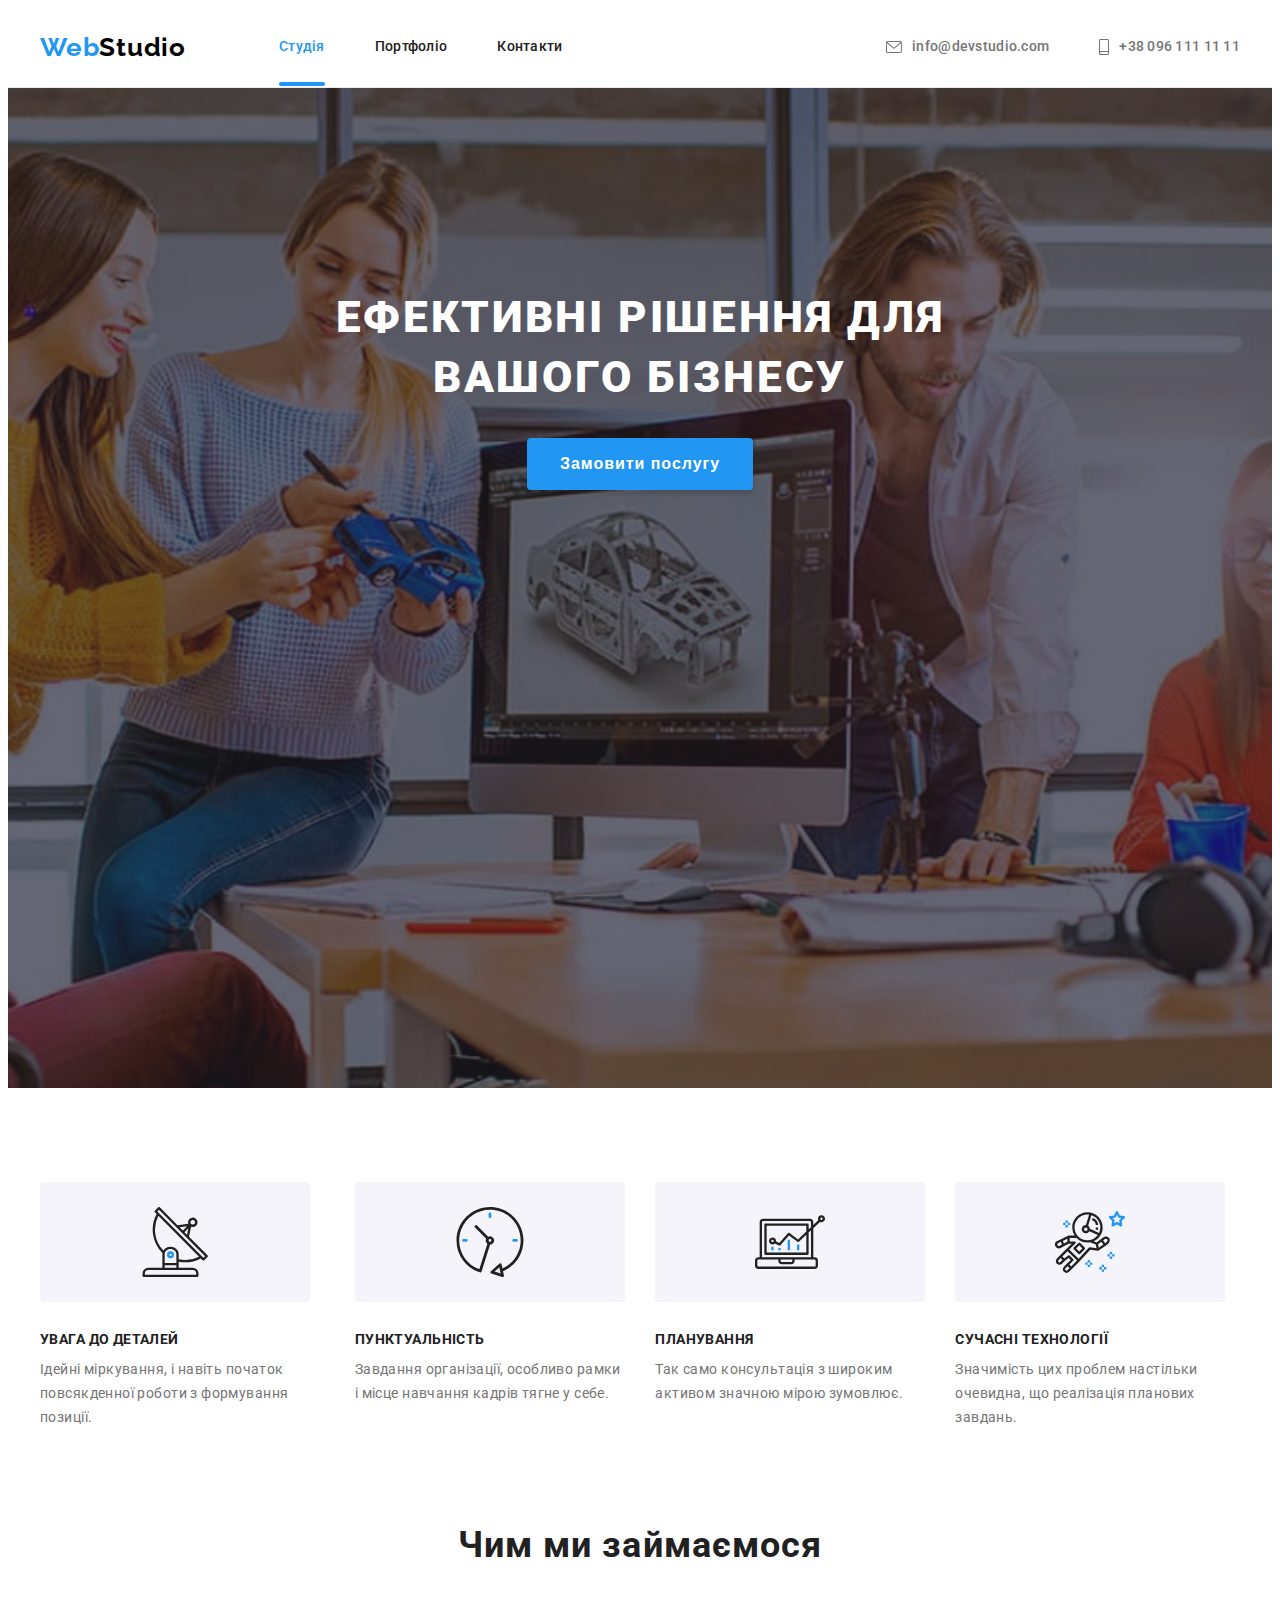
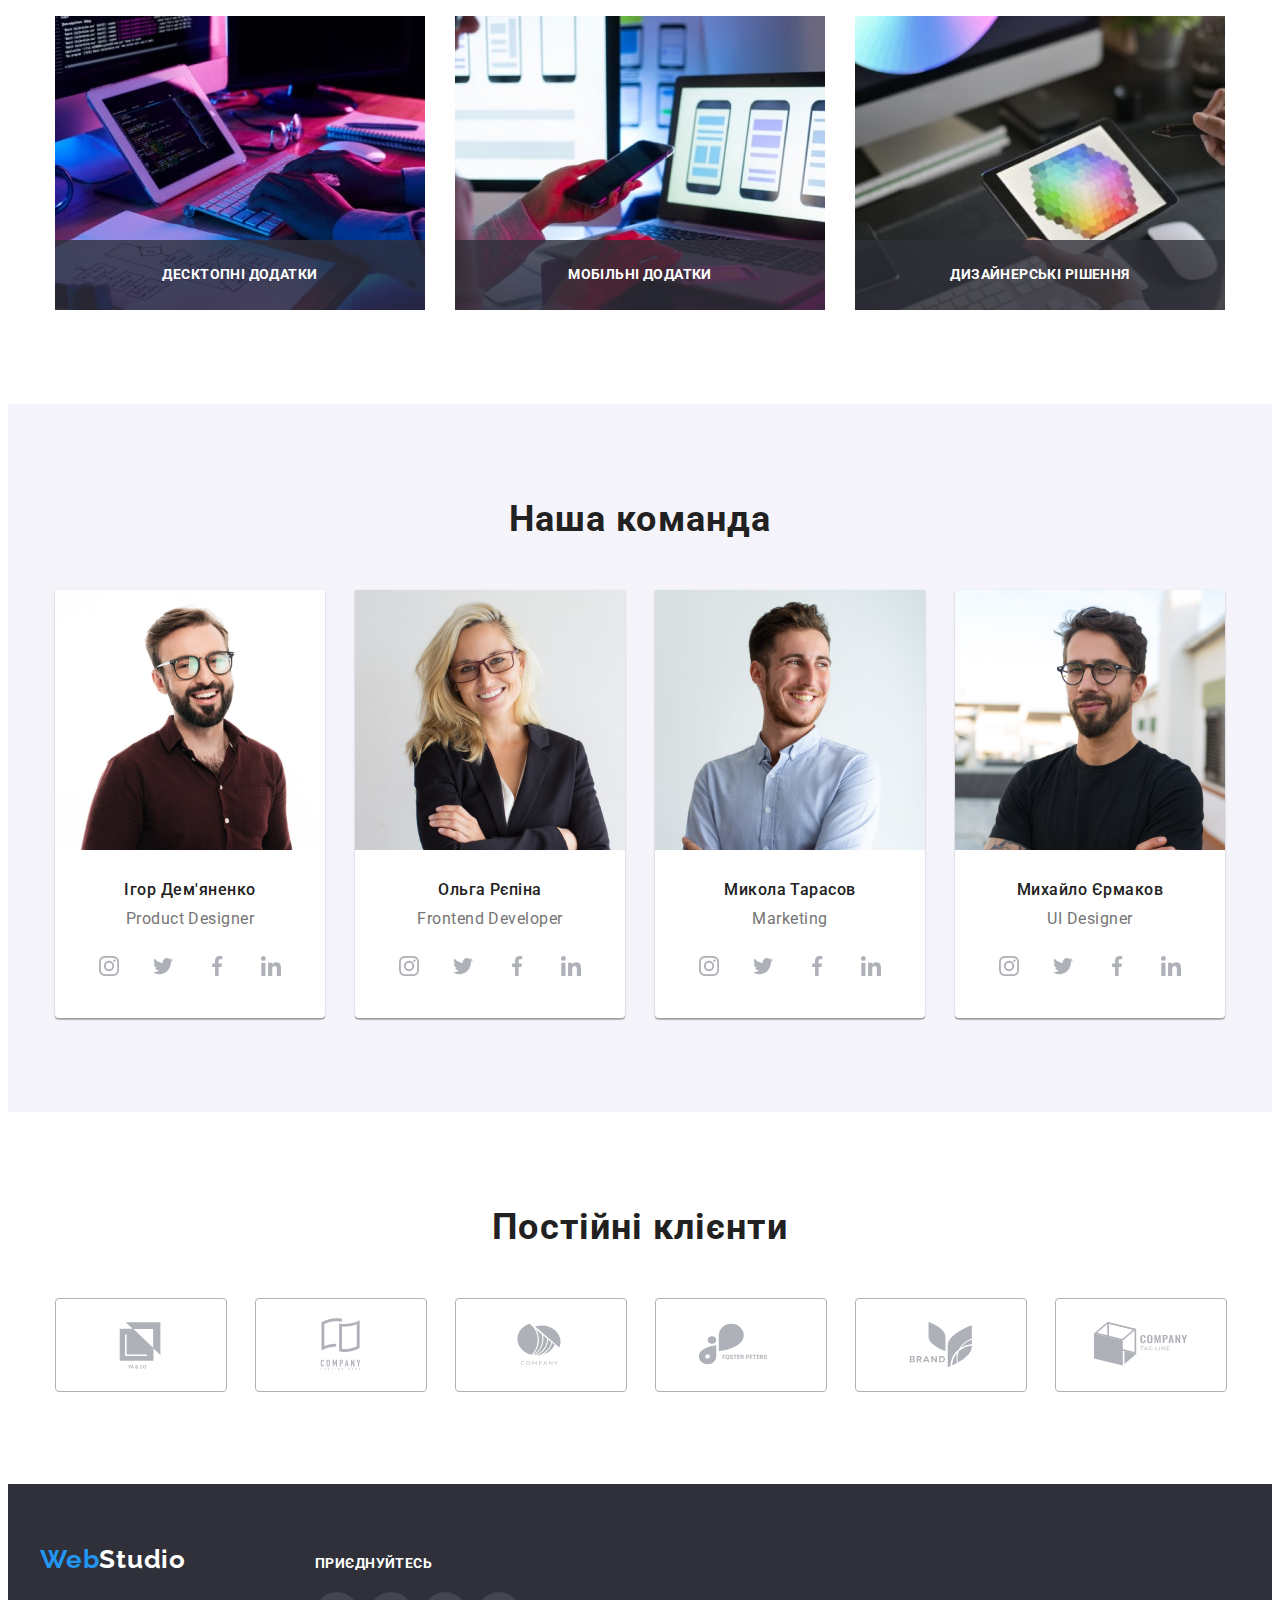
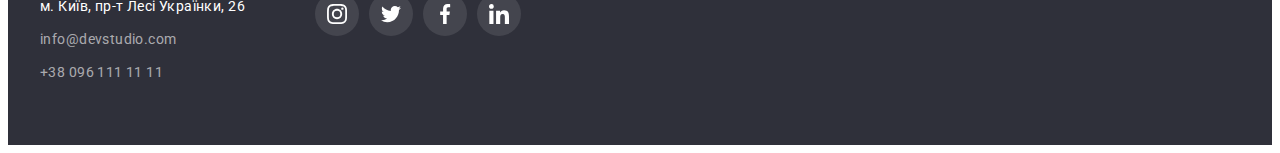
<file: index.html>
<!DOCTYPE html>
<html lang="uk">
  <head>
    <meta charset="UTF-8" />
    <meta http-equiv="X-UA-Compatible" content="IE=edge" />
    <meta name="viewport" content="width=device-width, initial-scale=1.0" />
    <title>Студія</title>

    <!-- fonts -->
    <link rel="preconnect" href="https://fonts.googleapis.com" />
    <link rel="preconnect" href="https://fonts.gstatic.com" crossorigin />
    <link
      href="https://fonts.googleapis.com/css2?family=Raleway:wght@700&family=Roboto:wght@400;500;700;900&display=swap"
      rel="stylesheet"
    />
    <!-- modern-normalize -->
    <link
      rel="stylesheet"
      href="https://cdnjs.cloudflare.com/ajax/libs/modern-normalize/1.1.0/modern-normalize.min.css"
      integrity="sha512-wpPYUAdjBVSE4KJnH1VR1HeZfpl1ub8YT/NKx4PuQ5NmX2tKuGu6U/JRp5y+Y8XG2tV+wKQpNHVUX03MfMFn9Q=="
      crossorigin="anonymous"
      referrerpolicy="no-referrer"
    />
    <!-- my stylesheet-->
    <link rel="stylesheet" href="./css/style.css" />
  </head>

  <body class="homepage">
    <header class="header">
      <div class="container header-container">
        <a class="link cite-logo header-logo" href="./index.html" rel="Студія" lang="en"
          ><span class="logo-accent">Web</span>Studio</a
        >
        <nav class="page-navigation">
          <ul class="page-navigation-list list">
            <li class="page-navigation-listitem">
              <a class="link navigation-link current" href="./index.html" rel="studio">Студія</a>
            </li>
            <li class="page-navigation-listitem">
              <a class="link navigation-link" href="./portfolio.html" rel="portfolio">Портфоліо</a>
            </li>
            <li class="page-navigation-listitem">
              <a class="link navigation-link" href="#" rel="contacts">Контакти</a>
            </li>
          </ul>
        </nav>

        <ul class="list header-contacts">
          <li class="header-contact-listitem">
            <a class="link header-contact-link" href="mailto:info@devstudio.com" rel="studio-mail">
              <svg class="icon icon--envelope">
                <use href="./images/icons.svg#icon-envelope"></use>
              </svg>
              <span>info@devstudio.com</span>
            </a>
          </li>
          <li class="header-contact-listitem">
            <a class="link header-contact-link" href="tel:+380961111111" rel="studio-phone-number"
              ><svg class="icon icon--smartphone">
                <use href="./images/icons.svg#icon-smartphone"></use>
              </svg>
              <span>+38 096 111 11 11</span></a
            >
          </li>
        </ul>
      </div>
    </header>

    <main>
      <section class="banner">
        <div class="container">
          <h1 class="banner__title main-title">Ефективні рішення для<br />вашого бізнесу</h1>
          <button class="banner__button button" type="button" data-modal-open>
            Замовити послугу
          </button>
        </div>
      </section>

      <section class="section peculiarities">
        <div class="container">
          <h2 class="peculiarities-title section-title visually-hidden">Особливості</h2>
          <ul class="list peculiarities-cards">
            <li class="peculiarity-card">
              <div class="peculiarity-card__thumb">
                <svg class="icon peculiarity-card__icon">
                  <use href="./images/icons.svg#icon-antenna"></use>
                </svg>
              </div>
              <h3 class="peculiarity-card-title">УВАГА ДО ДЕТАЛЕЙ</h3>
              <p>Ідейні міркування, і навіть початок повсякденної роботи з формування позиції.</p>
            </li>
            <li class="peculiarity-card">
              <div class="peculiarity-card__thumb">
                <svg class="icon peculiarity-card__icon">
                  <use href="./images/icons.svg#icon-clock"></use>
                </svg>
              </div>
              <h3 class="peculiarity-card-title">ПУНКТУАЛЬНІСТЬ</h3>
              <p>Завдання організації, особливо рамки і місце навчання кадрів тягне у себе.</p>
            </li>
            <li class="peculiarity-card">
              <div class="peculiarity-card__thumb">
                <svg class="icon peculiarity-card__icon">
                  <use href="./images/icons.svg#icon-diagram-on-laptop-screen"></use>
                </svg>
              </div>
              <h3 class="peculiarity-card-title">ПЛАНУВАННЯ</h3>
              <p>Так само консультація з широким активом значною мірою зумовлює.</p>
            </li>
            <li class="peculiarity-card">
              <div class="peculiarity-card__thumb">
                <svg class="icon peculiarity-card__icon">
                  <use href="./images/icons.svg#icon-astronaut"></use>
                </svg>
              </div>
              <h3 class="peculiarity-card-title">СУЧАСНІ ТЕХНОЛОГІЇ</h3>
              <p>Значимість цих проблем настільки очевидна, що реалізація планових завдань.</p>
            </li>
          </ul>
        </div>
      </section>

      <section class="section proficiencies">
        <div class="container">
          <h2 class="proficiencies-title section-title">Чим ми займаємося</h2>
          <ul class="list proficiencies-cards">
            <li class="proficiencies-card">
              <img
                alt="coding"
                width="370"
                src="./images/proficiencies/proficiency-first-min.jpg"
              />
              <p class="proficiencies-card-text">Десктопні додатки</p>
            </li>
            <li class="proficiencies-card">
              <img
                alt="user interface design"
                width="370"
                src="./images/proficiencies/proficiency-second-min.jpg"
              />
              <p class="proficiencies-card-text">Мобільні додатки</p>
            </li>
            <li class="proficiencies-card">
              <img
                alt="styling"
                width="370"
                src="./images/proficiencies/proficiency-third-min.jpg"
              />
              <p class="proficiencies-card-text">Дизайнерські рішення</p>
            </li>
          </ul>
        </div>
      </section>

      <section class="section team">
        <div class="container">
          <h2 class="team-title section-title">Наша команда</h2>
          <ul class="list team-cards">
            <li class="team-card">
              <img
                class="team-image"
                alt="Product Designer"
                width="270"
                src="./images/team/team-product-designer-min.jpg"
              />
              <div class="team-card-info">
                <h3 class="teamcard-name">Ігор Дем'яненко</h3>
                <p class="teamcard-job" lang="en">Product Designer</p>
                <ul class="social-network-contacts list">
                  <li class="social-network-contact">
                    <a
                      class="social-network-contact__link link"
                      href="#"
                      aria-label="Інстаграм профіль"
                      ><svg class="icon social-network-contact__icon" width="20" height="20">
                        <use
                          href="./images/icons.svg#icon-instagram"
                          width="100%"
                          height="100%"
                        ></use></svg
                    ></a>
                  </li>
                  <li class="social-network-contact">
                    <a
                      class="social-network-contact__link link"
                      href="#"
                      aria-label="Твіттер профіль"
                      ><svg class="icon social-network-contact__icon" width="20" height="20">
                        <use
                          href="./images/icons.svg#icon-twitter"
                          width="100%"
                          height="100%"
                        ></use></svg
                    ></a>
                  </li>
                  <li class="social-network-contact">
                    <a
                      class="social-network-contact__link link"
                      href="#"
                      aria-label="Фейсбук профіль"
                      ><svg class="icon social-network-contact__icon" width="20" height="20">
                        <use
                          href="./images/icons.svg#icon-facebook"
                          width="100%"
                          height="100%"
                        ></use></svg
                    ></a>
                  </li>
                  <li class="social-network-contact">
                    <a
                      class="social-network-contact__link link"
                      href="#"
                      aria-label="Лінкедін профіль"
                      ><svg class="icon social-network-contact__icon" width="20" height="20">
                        <use
                          href="./images/icons.svg#icon-linkedin"
                          width="100%"
                          height="100%"
                        ></use></svg
                    ></a>
                  </li>
                </ul>
              </div>
            </li>
            <li class="team-card">
              <img
                class="team-image"
                alt="Frontend Developer"
                width="270"
                src="./images/team/team-frontend-developer-min.jpg"
              />
              <div class="team-card-info">
                <h3 class="teamcard-name">Ольга Рєпіна</h3>
                <p class="teamcard-job" lang="en">Frontend Developer</p>
                <ul class="social-network-contacts list">
                  <li class="social-network-contact">
                    <a
                      class="social-network-contact__link link"
                      href="#"
                      aria-label="Інстаграм профіль"
                      ><svg class="icon social-network-contact__icon" width="20" height="20">
                        <use
                          href="./images/icons.svg#icon-instagram"
                          width="100%"
                          height="100%"
                        ></use></svg
                    ></a>
                  </li>
                  <li class="social-network-contact">
                    <a
                      class="social-network-contact__link link"
                      href="#"
                      aria-label="Твіттер профіль"
                      ><svg class="icon social-network-contact__icon" width="20" height="20">
                        <use
                          href="./images/icons.svg#icon-twitter"
                          width="100%"
                          height="100%"
                        ></use></svg
                    ></a>
                  </li>
                  <li class="social-network-contact">
                    <a
                      class="social-network-contact__link link"
                      href="#"
                      aria-label="Фейсбук профіль"
                      ><svg class="icon social-network-contact__icon" width="20" height="20">
                        <use
                          href="./images/icons.svg#icon-facebook"
                          width="100%"
                          height="100%"
                        ></use></svg
                    ></a>
                  </li>
                  <li class="social-network-contact">
                    <a
                      class="social-network-contact__link link"
                      href="#"
                      aria-label="Лінкедін профіль"
                      ><svg class="icon social-network-contact__icon" width="20" height="20">
                        <use
                          href="./images/icons.svg#icon-linkedin"
                          width="100%"
                          height="100%"
                        ></use></svg
                    ></a>
                  </li>
                </ul>
              </div>
            </li>
            <li class="team-card">
              <img
                class="team-image"
                alt="Marketing"
                width="270"
                src="./images/team/team-marketing-min.jpg"
              />
              <div class="team-card-info">
                <h3 class="teamcard-name">Микола Тарасов</h3>
                <p class="teamcard-job" lang="en">Marketing</p>
                <ul class="social-network-contacts list">
                  <li class="social-network-contact">
                    <a
                      class="social-network-contact__link link"
                      href="#"
                      aria-label="Інстаграм профіль"
                      ><svg class="icon social-network-contact__icon" width="20" height="20">
                        <use
                          href="./images/icons.svg#icon-instagram"
                          width="100%"
                          height="100%"
                        ></use></svg
                    ></a>
                  </li>
                  <li class="social-network-contact">
                    <a
                      class="social-network-contact__link link"
                      href="#"
                      aria-label="Твіттер профіль"
                      ><svg class="icon social-network-contact__icon" width="20" height="20">
                        <use
                          href="./images/icons.svg#icon-twitter"
                          width="100%"
                          height="100%"
                        ></use></svg
                    ></a>
                  </li>
                  <li class="social-network-contact">
                    <a
                      class="social-network-contact__link link"
                      href="#"
                      aria-label="Фейсбук профіль"
                      ><svg class="icon social-network-contact__icon" width="20" height="20">
                        <use
                          href="./images/icons.svg#icon-facebook"
                          width="100%"
                          height="100%"
                        ></use></svg
                    ></a>
                  </li>
                  <li class="social-network-contact">
                    <a
                      class="social-network-contact__link link"
                      href="#"
                      aria-label="Лінкедін профіль"
                      ><svg class="icon social-network-contact__icon" width="20" height="20">
                        <use
                          href="./images/icons.svg#icon-linkedin"
                          width="100%"
                          height="100%"
                        ></use></svg
                    ></a>
                  </li>
                </ul>
              </div>
            </li>
            <li class="team-card">
              <img
                class="team-image"
                alt="UI Designer"
                width="270"
                src="./images/team/team-ui-designer-min.jpg"
              />
              <div class="team-card-info">
                <h3 class="teamcard-name">Михайло Єрмаков</h3>
                <p class="teamcard-job" lang="en">UI Designer</p>
                <ul class="social-network-contacts list">
                  <li class="social-network-contact">
                    <a
                      class="social-network-contact__link link"
                      href="#"
                      aria-label="Інстаграм профіль"
                      ><svg class="icon social-network-contact__icon" width="20" height="20">
                        <use
                          href="./images/icons.svg#icon-instagram"
                          width="100%"
                          height="100%"
                        ></use></svg
                    ></a>
                  </li>
                  <li class="social-network-contact">
                    <a
                      class="social-network-contact__link link"
                      href="#"
                      aria-label="Твіттер профіль"
                      ><svg class="icon social-network-contact__icon" width="20" height="20">
                        <use
                          href="./images/icons.svg#icon-twitter"
                          width="100%"
                          height="100%"
                        ></use></svg
                    ></a>
                  </li>
                  <li class="social-network-contact">
                    <a
                      class="social-network-contact__link link"
                      href="#"
                      aria-label="Фейсбук профіль"
                      ><svg class="icon social-network-contact__icon" width="20" height="20">
                        <use
                          href="./images/icons.svg#icon-facebook"
                          width="100%"
                          height="100%"
                        ></use></svg
                    ></a>
                  </li>
                  <li class="social-network-contact">
                    <a
                      class="social-network-contact__link link"
                      href="#"
                      aria-label="Лінкедін профіль"
                      ><svg class="icon social-network-contact__icon" width="20" height="20">
                        <use
                          href="./images/icons.svg#icon-linkedin"
                          width="100%"
                          height="100%"
                        ></use></svg
                    ></a>
                  </li>
                </ul>
              </div>
            </li>
          </ul>
        </div>
      </section>

      <section class="regular-customers section">
        <div class="container">
          <h2 class="regular-customers__title section-title">Постійні клієнти</h2>
          <ul class="regular-customers__list list">
            <li class="regular-customers__listitem">
              <a class="regular-customers__link" href="#" aria-label="Перший клієнт">
                <svg class="regular-customers__icon icon" width="106" height="60">
                  <use href="./images/icons.svg#icon-first-customer"></use>
                </svg>
              </a>
            </li>
            <li class="regular-customers__listitem">
              <a class="regular-customers__link" href="#" aria-label="Перший клієнт">
                <svg class="regular-customers__icon icon" width="106" height="60">
                  <use href="./images/icons.svg#icon-second-customer"></use>
                </svg>
              </a>
            </li>
            <li class="regular-customers__listitem">
              <a class="regular-customers__link" href="#" aria-label="Перший клієнт">
                <svg class="regular-customers__icon icon" width="106" height="60">
                  <use href="./images/icons.svg#icon-third-customer"></use>
                </svg>
              </a>
            </li>
            <li class="regular-customers__listitem">
              <a class="regular-customers__link" href="#" aria-label="Перший клієнт">
                <svg class="regular-customers__icon icon" width="106" height="60">
                  <use href="./images/icons.svg#icon-fourth-customer"></use>
                </svg>
              </a>
            </li>
            <li class="regular-customers__listitem">
              <a class="regular-customers__link" href="#" aria-label="Перший клієнт">
                <svg class="regular-customers__icon icon" width="106" height="60">
                  <use href="./images/icons.svg#icon-fifth-customer"></use>
                </svg>
              </a>
            </li>
            <li class="regular-customers__listitem">
              <a class="regular-customers__link" href="#" aria-label="Перший клієнт">
                <svg class="regular-customers__icon icon" width="106" height="60">
                  <use href="./images/icons.svg#icon-sixth-customer"></use>
                </svg>
              </a>
            </li>
          </ul>
        </div>
      </section>
    </main>

    <footer class="footer">
      <div class="container footer__container">
        <section class="footer__logo-and-address">
          <h3 class="visually-hidden">Логотип та адреса</h3>
          <a class="link cite-logo footer-logo" href="./index.html" rel="Студія" lang="en"
            ><span class="logo-accent">Web</span>Studio</a
          >
          <address class="footer-address">
            <ul class="list footer-address-list">
              <li class="footer-address-listitem">
                <a
                  class="link footer-location"
                  href="https://goo.gl/maps/gvpNCCm3hSawrAU8A"
                  rel="studio-address-google-maps"
                  target="_blank"
                  >м. Київ, пр-т Лесі Українки, 26</a
                >
              </li>
              <li class="footer-address-listitem">
                <a
                  class="link footer-email"
                  href="mailto:info@devstudio.com"
                  rel="studio-mail"
                  target="_blank"
                  >info@devstudio.com</a
                >
              </li>
              <li class="footer-address-listitem">
                <a
                  class="link footer-phonenumber"
                  href="tel:+380961111111"
                  rel="studio-phone-number"
                  target="_blank"
                >
                  +38 096 111 11 11
                </a>
              </li>
            </ul>
          </address>
        </section>
        <section class="footer__social">
          <h3 class="social-title">Приєднуйтесь</h3>
          <ul class="social-network-contacts list">
            <li class="social-network-contact">
              <a
                class="social-network-contact__link social-network-contact__link--footer link"
                href="#"
                aria-label="Інстаграм профіль"
                ><svg class="icon social-network-contact__icon" width="20" height="20">
                  <use
                    href="./images/icons.svg#icon-instagram"
                    width="100%"
                    height="100%"
                  ></use></svg
              ></a>
            </li>
            <li class="social-network-contact">
              <a
                class="social-network-contact__link social-network-contact__link--footer link"
                href="#"
                aria-label="Твіттер профіль"
                ><svg class="icon social-network-contact__icon" width="20" height="20">
                  <use href="./images/icons.svg#icon-twitter" width="100%" height="100%"></use></svg
              ></a>
            </li>
            <li class="social-network-contact">
              <a
                class="social-network-contact__link social-network-contact__link--footer link"
                href="#"
                aria-label="Фейсбук профіль"
                ><svg class="icon social-network-contact__icon" width="20" height="20">
                  <use
                    href="./images/icons.svg#icon-facebook"
                    width="100%"
                    height="100%"
                  ></use></svg
              ></a>
            </li>
            <li class="social-network-contact">
              <a
                class="social-network-contact__link social-network-contact__link--footer link"
                href="#"
                aria-label="Лінкедін профіль"
                ><svg class="icon social-network-contact__icon" width="20" height="20">
                  <use
                    href="./images/icons.svg#icon-linkedin"
                    width="100%"
                    height="100%"
                  ></use></svg
              ></a>
            </li>
          </ul>
        </section>
      </div>
    </footer>

    <div class="modal is-hidden" data-modal>
      <div class="modal__window">
        <button class="modal__close-button button" type="button">
          <svg class="modal__close-icon" width="18" height="18" data-modal-close>
            <use href="./images/icons.svg#icon-close"></use>
          </svg>
        </button>
      </div>
    </div>
    <script src="./js/modal.js"></script>
  </body>
</html>
</file>
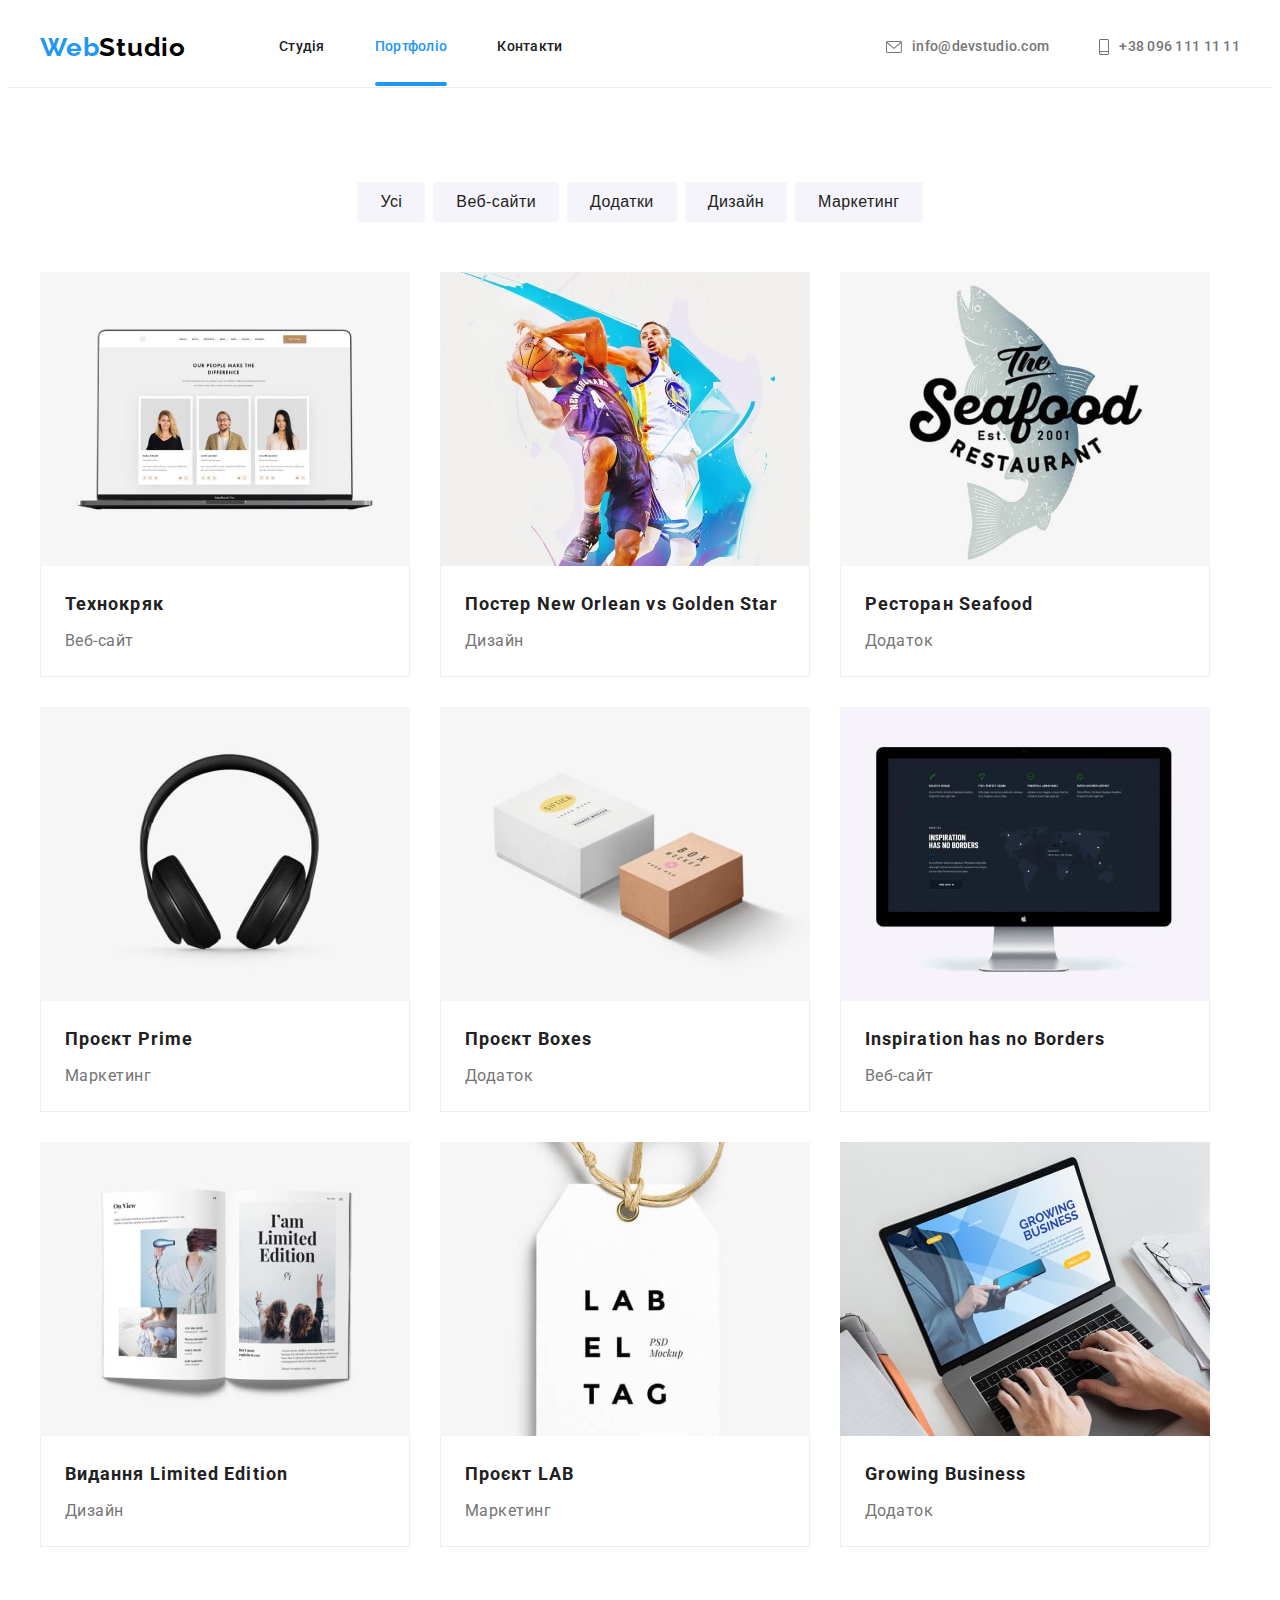
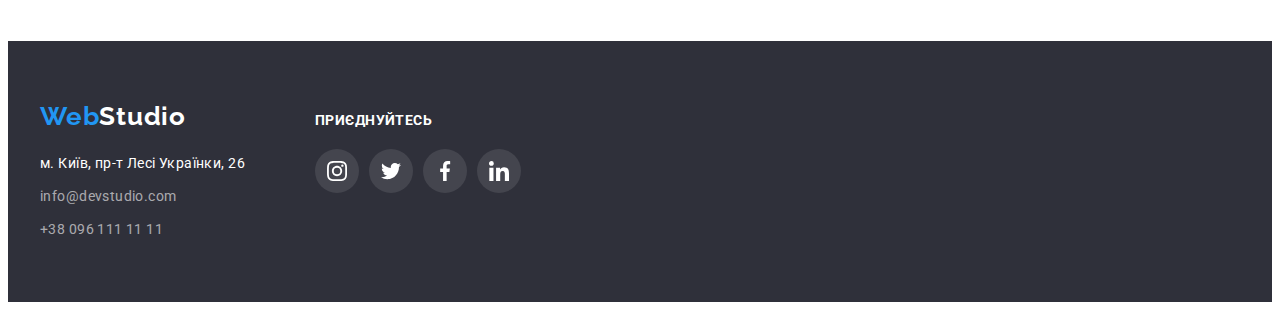
<file: portfolio.html>
<!DOCTYPE html>
<html lang="uk">
  <head>
    <meta charset="UTF-8" />
    <meta http-equiv="X-UA-Compatible" content="IE=edge" />
    <meta name="viewport" content="width=device-width, initial-scale=1.0" />
    <title>Портфоліо</title>

    <!-- fonts -->
    <link rel="preconnect" href="https://fonts.googleapis.com" />
    <link rel="preconnect" href="https://fonts.gstatic.com" crossorigin />
    <link
      href="https://fonts.googleapis.com/css2?family=Raleway:wght@700&family=Roboto:wght@400;500;700;900&display=swap"
      rel="stylesheet"
    />
    <!-- modern-normalize -->
    <link
      rel="stylesheet"
      href="https://cdnjs.cloudflare.com/ajax/libs/modern-normalize/1.1.0/modern-normalize.min.css"
      integrity="sha512-wpPYUAdjBVSE4KJnH1VR1HeZfpl1ub8YT/NKx4PuQ5NmX2tKuGu6U/JRp5y+Y8XG2tV+wKQpNHVUX03MfMFn9Q=="
      crossorigin="anonymous"
      referrerpolicy="no-referrer"
    />
    <!-- my stylesheet-->
    <link rel="stylesheet" href="./css/style.css" />
  </head>

  <body class="portfolio">
    <header class="header">
      <div class="container header-container">
        <a class="link cite-logo header-logo" href="./index.html" rel="Студія" lang="en"
          ><span class="logo-accent">Web</span>Studio</a
        >
        <nav class="page-navigation">
          <ul class="page-navigation-list list">
            <li class="page-navigation-listitem">
              <a class="link navigation-link" href="./index.html" rel="studio">Студія</a>
            </li>
            <li class="page-navigation-listitem">
              <a class="link navigation-link current" href="./portfolio.html" rel="portfolio"
                >Портфоліо</a
              >
            </li>
            <li class="page-navigation-listitem">
              <a class="link navigation-link" href="#" rel="contacts">Контакти</a>
            </li>
          </ul>
        </nav>

        <ul class="list header-contacts">
          <li class="header-contact-listitem">
            <a class="link header-contact-link" href="mailto:info@devstudio.com" rel="studio-mail">
              <svg class="icon icon--envelope">
                <use href="./images/icons.svg#icon-envelope"></use>
              </svg>
              <span>info@devstudio.com</span>
            </a>
          </li>
          <li class="header-contact-listitem">
            <a class="link header-contact-link" href="tel:+380961111111" rel="studio-phone-number"
              ><svg class="icon icon--smartphone">
                <use href="./images/icons.svg#icon-smartphone"></use>
              </svg>
              <span>+38 096 111 11 11</span></a
            >
          </li>
        </ul>
      </div>
    </header>

    <main>
      <!-- Section contains list of studio`s projects with filter pannel-->
      <section class="section">
        <div class="container">
          <h1 class="section-title visually-hidden">Проекти</h1>

          <!-- filter pannel-->
          <ul class="list filters">
            <li class="filter">
              <button class="button filter-button" type="button">Усі</button>
            </li>
            <li class="filter">
              <button class="button filter-button" type="button">Веб-сайти</button>
            </li>
            <li class="filter">
              <button class="button filter-button" type="button">Додатки</button>
            </li>
            <li class="filter">
              <button class="button filter-button" type="button">Дизайн</button>
            </li>
            <li class="filter">
              <button class="button filter-button" type="button">Маркетинг</button>
            </li>
          </ul>

          <!-- list of studio's projects-->
          <ul class="list projects">
            <li class="project">
              <a href="#" class="link project-imageref">
                <img
                  class="project-image"
                  src="./images/projects/project-technokrjack-min.jpg"
                  alt="Технокряк"
                  width="370"
                />
                <div class="project-info">
                  <h2 class="project-title">Технокряк</h2>
                  <p class="project-type">Веб-сайт</p>
                </div>
                <p class="project-description">
                  Ресурс пропонує комплексні пропозиції з різним рівнем функціоналу та сервісів. Все
                  це дозволить відвідувачу отримати вичерпні відомості про компанію чи приватну
                  особу.
                </p>
              </a>
            </li>

            <li class="project">
              <a href="#" class="link project-imageref">
                <img
                  class="project-image"
                  src="./images/projects/project-new-orlean-min.jpg"
                  alt="Постер New Orlean vs Golden Star"
                  width="370"
                />
                <div class="project-info">
                  <h2 class="project-title" lang="en">Постер New Orlean vs Golden Star</h2>
                  <p class="project-type">Дизайн</p>
                </div>
                <p class="project-description">
                  Ресурс пропонує комплексні пропозиції з різним рівнем функціоналу та сервісів. Все
                  це дозволить відвідувачу отримати вичерпні відомості про компанію чи приватну
                  особу.
                </p>
              </a>
            </li>

            <li class="project">
              <a href="#" class="link project-imageref">
                <img
                  class="project-image"
                  src="./images/projects/project-seafood-min.jpg"
                  alt="Ресторан Seafood"
                  width="370"
                />
                <div class="project-info">
                  <h2 class="project-title">Ресторан Seafood</h2>
                  <p class="project-type">Додаток</p>
                </div>
                <p class="project-description">
                  Ресурс пропонує комплексні пропозиції з різним рівнем функціоналу та сервісів. Все
                  це дозволить відвідувачу отримати вичерпні відомості про компанію чи приватну
                  особу.
                </p>
              </a>
            </li>

            <li class="project">
              <a href="#" class="link project-imageref">
                <img
                  class="project-image"
                  src="./images/projects/project-prime-min.jpg"
                  alt="Проєкт Prime"
                  width="370"
                />
                <div class="project-info">
                  <h2 class="project-title">Проєкт Prime</h2>
                  <p class="project-type">Маркетинг</p>
                </div>
                <p class="project-description">
                  Ресурс пропонує комплексні пропозиції з різним рівнем функціоналу та сервісів. Все
                  це дозволить відвідувачу отримати вичерпні відомості про компанію чи приватну
                  особу.
                </p>
              </a>
            </li>

            <li class="project">
              <a href="#" class="link project-imageref">
                <img
                  class="project-image"
                  src="./images/projects/project-boxes-min.jpg"
                  alt="Проєкт Boxes"
                  width="370"
                />
                <div class="project-info">
                  <h2 class="project-title">Проєкт Boxes</h2>
                  <p class="project-type">Додаток</p>
                </div>
                <p class="project-description">
                  Ресурс пропонує комплексні пропозиції з різним рівнем функціоналу та сервісів. Все
                  це дозволить відвідувачу отримати вичерпні відомості про компанію чи приватну
                  особу.
                </p>
              </a>
            </li>

            <li class="project">
              <a href="#" class="link project-imageref">
                <img
                  class="project-image"
                  src="./images/projects/project-inspiration-min.jpg"
                  alt="Inspiration has no Borders"
                  width="370"
                />
                <div class="project-info">
                  <h2 class="project-title" lang="en">Inspiration has no Borders</h2>
                  <p class="project-type">Веб-сайт</p>
                </div>
                <p class="project-description">
                  Ресурс пропонує комплексні пропозиції з різним рівнем функціоналу та сервісів. Все
                  це дозволить відвідувачу отримати вичерпні відомості про компанію чи приватну
                  особу.
                </p>
              </a>
            </li>

            <li class="project">
              <a href="#" class="link project-imageref">
                <img
                  class="project-image"
                  src="./images/projects/project-limited-edition-min.jpg"
                  alt="Видання Limited Edition"
                  width="370"
                />
                <div class="project-info">
                  <h2 class="project-title">Видання Limited Edition</h2>
                  <p class="project-type">Дизайн</p>
                </div>
                <p class="project-description">
                  Ресурс пропонує комплексні пропозиції з різним рівнем функціоналу та сервісів. Все
                  це дозволить відвідувачу отримати вичерпні відомості про компанію чи приватну
                  особу.
                </p>
              </a>
            </li>

            <li class="project">
              <a href="#" class="link project-imageref">
                <img
                  class="project-image"
                  src="./images/projects/project-lab-min.jpg"
                  alt="Проєкт LAB"
                  width="370"
                />
                <div class="project-info">
                  <h2 class="project-title">Проєкт LAB</h2>
                  <p class="project-type">Маркетинг</p>
                </div>
                <p class="project-description">
                  Ресурс пропонує комплексні пропозиції з різним рівнем функціоналу та сервісів. Все
                  це дозволить відвідувачу отримати вичерпні відомості про компанію чи приватну
                  особу.
                </p>
              </a>
            </li>

            <li class="project">
              <a href="#" class="link project-imageref">
                <img
                  class="project-image"
                  src="./images/projects/project-business-min.jpg"
                  alt="Growing Business Додаток"
                  width="370"
                />
                <div class="project-info">
                  <h2 class="project-title" lang="en">Growing Business</h2>
                  <p class="project-type">Додаток</p>
                </div>
                <p class="project-description">
                  Ресурс пропонує комплексні пропозиції з різним рівнем функціоналу та сервісів. Все
                  це дозволить відвідувачу отримати вичерпні відомості про компанію чи приватну
                  особу.
                </p>
              </a>
            </li>
          </ul>
        </div>
      </section>
    </main>

    <footer class="footer">
      <div class="container footer__container">
        <section class="footer__logo-and-address">
          <h3 class="visually-hidden">Логотип та адреса</h3>
          <a class="link cite-logo footer-logo" href="./index.html" rel="Студія" lang="en"
            ><span class="logo-accent">Web</span>Studio</a
          >
          <address class="footer-address">
            <ul class="list footer-address-list">
              <li class="footer-address-listitem">
                <a
                  class="link footer-location"
                  href="https://goo.gl/maps/gvpNCCm3hSawrAU8A"
                  rel="studio-address-google-maps"
                  target="_blank"
                  >м. Київ, пр-т Лесі Українки, 26</a
                >
              </li>
              <li class="footer-address-listitem">
                <a
                  class="link footer-email"
                  href="mailto:info@devstudio.com"
                  rel="studio-mail"
                  target="_blank"
                  >info@devstudio.com</a
                >
              </li>
              <li class="footer-address-listitem">
                <a
                  class="link footer-phonenumber"
                  href="tel:+380961111111"
                  rel="studio-phone-number"
                  target="_blank"
                >
                  +38 096 111 11 11
                </a>
              </li>
            </ul>
          </address>
        </section>
        <section class="footer__social">
          <h3 class="social-title">Приєднуйтесь</h3>
          <ul class="social-network-contacts list">
            <li class="social-network-contact">
              <a
                class="social-network-contact__link social-network-contact__link--footer link"
                href="#"
                aria-label="Інстаграм профіль"
                ><svg class="icon social-network-contact__icon" width="20" height="20">
                  <use
                    href="./images/icons.svg#icon-instagram"
                    width="100%"
                    height="100%"
                  ></use></svg
              ></a>
            </li>
            <li class="social-network-contact">
              <a
                class="social-network-contact__link social-network-contact__link--footer link"
                href="#"
                aria-label="Твіттер профіль"
                ><svg class="icon social-network-contact__icon" width="20" height="20">
                  <use href="./images/icons.svg#icon-twitter" width="100%" height="100%"></use></svg
              ></a>
            </li>
            <li class="social-network-contact">
              <a
                class="social-network-contact__link social-network-contact__link--footer link"
                href="#"
                aria-label="Фейсбук профіль"
                ><svg class="icon social-network-contact__icon" width="20" height="20">
                  <use
                    href="./images/icons.svg#icon-facebook"
                    width="100%"
                    height="100%"
                  ></use></svg
              ></a>
            </li>
            <li class="social-network-contact">
              <a
                class="social-network-contact__link social-network-contact__link--footer link"
                href="#"
                aria-label="Лінкедін профіль"
                ><svg class="icon social-network-contact__icon" width="20" height="20">
                  <use
                    href="./images/icons.svg#icon-linkedin"
                    width="100%"
                    height="100%"
                  ></use></svg
              ></a>
            </li>
          </ul>
        </section>
      </div>
    </footer>
  </body>
</html>
</file>
<file: css/style.css>
/* Reset styles */
h1,
h2,
h3,
h4,
h5,
h6,
p {
  margin-top: 0;
  margin-bottom: 0;
}

ul,
ol {
  margin-top: 0;
  margin-bottom: 0;
  padding-left: 0;
}

img {
  display: block;

  max-width: 100%;
  height: auto;
}

.list {
  list-style: none;
}

.link {
  text-decoration: none;
}

.button {
  cursor: pointer;
  border: none;
  padding: 0;
}

/*--------------------*/

/* Defining variables */
:root {
  --accent-color: #2196f3;
  --text-color: #757575;
  --title-text-color: #212121;
  --filter-button-text-color: #212121;
  --banner-text-color: #fff;
  --footer-text-color: #fff;
  --footer-mail-and-phone-color: rgba(255, 255, 255, 0.6);

  --primary-page-background-color: #fff;
  --accent-background-color: #2f303a;
  --team-section-background-color: #f5f4fa;
  --filter-button-background-color: #f5f4fa;
  --peculiarities-icon-background-color: #f5f4fa;

  --banner-overlay: linear-gradient(to right, rgba(47, 48, 58, 0.4), rgba(47, 48, 58, 0.4));

  --main-font-family: 'Roboto', sans-serif;
  --logo-font-family: 'Raleway', sans-serif;

  --project-description-picture-height: 294px;
}
/*--------------------*/

body {
  background-color: var(--primary-page-background-color);
  color: var(--text-color);
  font-family: var(--main-font-family);
  font-size: 14px;
  line-height: 1.71;
  letter-spacing: 0.03em;
}

/* Components */
.container {
  width: 1200px;
  margin-left: auto;
  margin-right: auto;
  padding: 0 15px;
}

.cite-logo {
  font-family: var(--logo-font-family);
  font-weight: 700;
  font-size: 26px;
  line-height: 1.19;
  letter-spacing: 0.03em;
  color: #000000;
}

.section {
  padding: 94px 0;
}

.section-title {
  margin-bottom: 50px;

  font-weight: 700;
  font-size: 36px;
  letter-spacing: 0.03em;
  line-height: 1.17;
  text-align: center;
  color: var(--title-text-color);
}

.visually-hidden {
  position: absolute;
  width: 1px;
  height: 1px;
  margin: -1px;
  padding: 0;
  overflow: hidden;
  border: 0;
  clip: rect(0 0 0 0);
}

.is-hidden {
  visibility: hidden;
  opacity: 0;
  pointer-events: none;
}

.icon {
  fill: currentColor;
}

/* Social network contacts*/
.social-network-contacts {
  display: flex;
  justify-content: center;
  gap: 10px;
}

.social-network-contact {
  width: 44px;
  height: 44px;
}

.social-network-contact__link {
  display: flex;
  justify-content: center;
  align-items: center;
  height: 100%;

  border-radius: 50%;

  color: #afb1b8;

  transition: background-color 250ms cubic-bezier(0.4, 0, 0.2, 1),
    color 250ms cubic-bezier(0.4, 0, 0.2, 1);
}

.social-network-contact__link--footer {
  background-color: rgba(255, 255, 255, 0.1);
  color: #fff;
}

.social-network-contact__link:hover,
.social-network-contact__link:focus {
  background-color: var(--accent-color);
  color: #fff;
}

/* /Social network contacts*/
/* /Components */
/*--------------------*/

/* styles for header*/
.header {
  padding: 24px 0;

  border-bottom: 1px solid #ececec;

  font-weight: 500;
  line-height: 1.14;
  letter-spacing: 0.02em;
}

.header-container {
  display: flex;
  align-items: center;
}

.header-logo {
  margin-right: 93px;
}

.logo-accent {
  color: var(--accent-color);
}

.page-navigation {
  margin-right: auto;
}

.page-navigation-list {
  display: flex;
  column-gap: 50px;
}

.navigation-link {
  color: var(--title-text-color);
  transition: color 250ms cubic-bezier(0.4, 0, 0.2, 1);
}

.current {
  position: relative;

  color: var(--accent-color);
}

.current::after {
  content: '';
  position: absolute;
  bottom: -32px;
  left: 0;

  width: 100%;
  height: 4px;

  border-radius: 2px;

  background-color: var(--accent-color);
}

.header-contacts {
  display: flex;
}

.header-contact-link {
  display: flex;
  align-items: center;

  color: var(--text-color);

  transition: color 250ms cubic-bezier(0.4, 0, 0.2, 1);
}

.header-contact-listitem:not(:last-of-type) {
  margin-right: 50px;
}

.navigation-link:hover,
.navigation-link:focus,
.header-contact-link:hover,
.header-contact-link:focus {
  color: var(--accent-color);
}

.navigation-link:active,
.header-contact-link:active {
  color: var(--accent-color);
}

.icon--envelope {
  margin-right: 10px;
  width: 16px;
  height: 12px;
}

.icon--smartphone {
  margin-right: 10px;
  width: 10px;
  height: 16px;
}

/* styles for footer*/
.footer {
  padding: 60px 0;

  background-color: var(--accent-background-color);
}

.footer__container {
  display: flex;
  align-items: baseline;
}

.footer__logo-and-address {
  margin-right: 70px;
}

.footer-logo {
  display: block;
  margin-bottom: 20px;
}

.footer-logo:not(.logo-accent) {
  color: var(--footer-text-color);
}

.footer-address {
  font-style: normal;
}

.footer-address-listitem:not(:last-child) {
  margin-bottom: 9px;
}

.footer-location {
  color: var(--footer-text-color);

  transition: color 250ms cubic-bezier(0.4, 0, 0.2, 1);
}

.footer-location:hover,
.footer-location:focus {
  color: var(--accent-color);
}

.footer-location:active {
  color: var(--accent-color);
}

.footer-email,
.footer-phonenumber {
  color: var(--footer-mail-and-phone-color);

  transition: color 250ms cubic-bezier(0.4, 0, 0.2, 1),
    text-shadow 250ms cubic-bezier(0.4, 0, 0.2, 1);
}

.footer-email:hover,
.footer-email:focus,
.footer-phonenumber:hover,
.footer-phonenumber:focus {
  color: var(--accent-color);
  text-shadow: 0px 4px 4px rgba(0, 0, 0, 0.25);
}

.footer-email:active,
.footer-phonenumber:active {
  color: var(--accent-color);
  text-shadow: 0px 4px 4px rgba(0, 0, 0, 0.25);
}

.social-title {
  margin-bottom: 20px;

  font-size: 14px;
  line-height: 1.14;
  text-transform: uppercase;

  color: #ffffff;
}

/* modal window*/
.modal {
  position: fixed;
  top: 0;
  left: 0;
  z-index: 1000;

  width: 100vw;
  height: 100vh;

  background-color: rgba(0, 0, 0, 0.2);

  transition: visibility 500ms cubic-bezier(0.4, 0, 0.2, 1),
    opacity 500ms cubic-bezier(0.4, 0, 0.2, 1);
}

.modal__window {
  position: absolute;
  top: 50%;
  left: 50%;
  transform: translate(-50%, -50%);

  width: 528px;
  height: 581px;

  box-shadow: 0px 1px 3px rgba(0, 0, 0, 0.12), 0px 1px 1px rgba(0, 0, 0, 0.14),
    0px 2px 1px rgba(0, 0, 0, 0.2);
  border-radius: 4px;

  background-color: #fff;
}

.modal__close-button {
  position: absolute;
  top: 8px;
  right: 8px;

  display: flex;
  justify-content: center;
  align-items: center;

  width: 30px;
  height: 30px;

  border: 1px solid rgba(0, 0, 0, 0.1);
  border-radius: 50%;

  background-color: #fff;
}

/* /modal window*/

/* styles for studio page main  */
/* banner section*/
.banner {
  margin: 0 auto;
  padding: 200px 0;
  max-width: 1600px;
  height: 600px;

  color: var(--banner-text-color);
  background-color: var(--accent-background-color);
  background-image: var(--banner-overlay), url('../images/banner/banner-background-image-min.jpg');
  background-position: center;
  background-repeat: no-repeat;
  background-size: cover;

  text-align: center;
}

.main-title {
  font-weight: 900;
  font-size: 44px;
  line-height: 1.36;

  letter-spacing: 0.06em;
  text-transform: uppercase;
}

.banner__title {
  margin-bottom: 30px;
}

.banner__button {
  padding: 10px 32px;

  font-weight: 700;
  font-size: 16px;
  line-height: 1.88;
  letter-spacing: 0.06em;

  box-shadow: 0px 4px 4px rgba(0, 0, 0, 0.15);
  border-radius: 4px;
  border: 1px solid transparent;

  color: var(--banner-text-color);
  background-color: var(--accent-color);

  transition: box-shadow 250ms cubic-bezier(0.4, 0, 0.2, 1);
}

.banner__button:hover,
.banner__button:focus {
  box-shadow: 0px 4px 4px rgba(0, 0, 0, 0.45);
}

.banner__button:active {
  box-shadow: 0px 4px 4px rgba(0, 0, 0, 0.45);
}
/* /banner section*/

/* peculiarities section*/
.peculiarities-cards {
  display: flex;
  gap: 30px;
}

.peculiarity-card {
  flex-grow: 1;
}

.peculiarity-card__thumb {
  display: flex;
  justify-content: center;
  align-items: center;
  margin-bottom: 30px;
  width: 270px;
  height: 120px;
  /*padding: 25px 100px;*/

  border-radius: 4px;

  background-color: var(--peculiarities-icon-background-color);
}

.peculiarity-card__icon {
  width: 70px;
  height: 70px;
}

.peculiarity-card-title {
  margin-bottom: 10px;

  font-weight: 700;
  font-size: 14px;
  line-height: 1.14;
  text-transform: uppercase;
  color: var(--title-text-color);
}

/* /peculiarities section*/

/* proficiencies section*/
.proficiencies {
  padding-top: 0;
}

.proficiencies-cards {
  display: flex;
  justify-content: center;
  gap: 30px;
}

.proficiencies-card {
  position: relative;
}

.proficiencies-card-text {
  position: absolute;
  bottom: 0;
  left: 0;
  display: flex;
  justify-content: center;
  align-items: center;

  width: 100%;
  height: 70px;

  background-color: rgba(47, 48, 58, 0.8);
  color: rgba(255, 255, 255, 1);

  font-weight: 700;
  font-size: 14px;
  line-height: 1.14;
  letter-spacing: 0.03em;
  text-transform: uppercase;
}

/* /proficiencies section*/

/* team section*/
.team {
  background-color: var(--team-section-background-color);
}

.team-cards {
  display: flex;
  justify-content: center;
  gap: 30px;
}

.team-card {
  box-shadow: 0px 1px 3px rgba(0, 0, 0, 0.12), 0px 1px 1px rgba(0, 0, 0, 0.14),
    0px 2px 1px rgba(0, 0, 0, 0.2);
  border-radius: 0px 0px 4px 4px;

  background-color: #fff;

  text-align: center;
}

.team-image {
  display: block;

  max-width: 270px;
}

.team-card-info {
  padding: 30px 0;
}

.teamcard-name {
  margin-bottom: 10px;

  color: var(--title-text-color);

  text-align: center;
  font-weight: 500;
}

.teamcard-job {
  margin-bottom: 16px;
}

.teamcard-name,
.teamcard-job {
  font-size: 16px;
  line-height: 1.188;
  letter-spacing: 0.03em;
}

/* /team section*/

/* Regular customers section */

.regular-customers__list {
  display: flex;
  justify-content: center;
  gap: 30px;
}

.regular-customers__listitem {
  width: 170px;
  height: 92px;
}

.regular-customers__link {
  display: flex;
  justify-content: center;
  align-items: center;
  width: 100%;
  height: 100%;

  border: 1px solid #afb1b8;
  border-radius: 4px;

  color: #afb1b8;

  transition: color 250ms cubic-bezier(0.4, 0, 0.2, 1),
    border-color 250ms cubic-bezier(0.4, 0, 0.2, 1), box-shadow 250ms cubic-bezier(0.4, 0, 0.2, 1);
}

.regular-customers__link:hover,
.regular-customers__link:focus {
  border-color: var(--accent-color);
  box-shadow: 0px 4px 4px rgba(0, 0, 0, 0.25);

  color: var(--accent-color);
}

/* /Regular customers section */

/* styles for portfolio page main*/
.filters {
  display: flex;
  justify-content: center;
  gap: 8px;

  margin-bottom: 50px;
}

.filter-button {
  display: block;

  padding: 6px 22px;

  border: 1px solid transparent;
  border-radius: 4px;

  background-color: var(--filter-button-background-color);
  font-weight: 500;
  font-size: 16px;
  line-height: 1.62;
  letter-spacing: 0.03em;
  text-align: center;
  letter-spacing: inherit;
  color: var(--filter-button-text-color);

  transition: color 250ms cubic-bezier(0.4, 0, 0.2, 1),
    background-color 250ms cubic-bezier(0.4, 0, 0.2, 1),
    box-shadow 250ms cubic-bezier(0.4, 0, 0.2, 1);
}

.filter-button:hover,
.filter-button:focus {
  box-shadow: 0px 3px 1px rgba(0, 0, 0, 0.1), 0px 1px 2px rgba(0, 0, 0, 0.08),
    0px 2px 2px rgba(0, 0, 0, 0.12);

  background-color: var(--accent-color);
  color: #fff;
}

.filter-button:active {
  padding: 6px 25px;

  box-shadow: 0px 3px 1px rgba(0, 0, 0, 0.1), 0px 1px 2px rgba(0, 0, 0, 0.08),
    0px 2px 2px rgba(0, 0, 0, 0.12);

  background-color: var(--accent-color);
  color: #fff;
}

.projects {
  display: flex;
  flex-wrap: wrap;
  gap: 30px;
}

.project {
  flex-basis: 370px;
  max-width: 370px;
}

.project-imageref {
  position: relative;
  display: block;
  overflow: hidden;

  transition: box-shadow 250ms cubic-bezier(0.4, 0, 0.2, 1);
}

.project-imageref:hover,
.project-imageref:focus {
  box-shadow: 0px 1px 1px rgba(0, 0, 0, 0.12), 0px 4px 4px rgba(0, 0, 0, 0.06),
    1px 4px 6px rgba(0, 0, 0, 0.16);
}

.project-description {
  position: absolute;
  top: 0;
  left: 0;
  z-index: 1;
  opacity: 0;

  transform: translateY(var(--project-description-picture-height));

  height: var(--project-description-picture-height);
  padding: 63px 24px;

  background-color: rgba(33, 150, 243, 0.9);
  color: #fff;

  font-size: 18px;
  line-height: 1.56;
  letter-spacing: 0.03em;

  transition: opacity 500ms cubic-bezier(0.4, 0, 0.2, 1),
    transform 500ms cubic-bezier(0.4, 0, 0.2, 1);
}

.project-imageref:hover .project-description,
.project-imageref:focus .project-description {
  top: 0;
  opacity: 1;

  transform: translateY(0);
}

.project-image {
  display: block;
  max-width: 370px;
}

.project-info {
  position: relative;
  z-index: 2;
  padding: 20px 24px;

  background-color: #fff;

  border: 1px solid #eeeeee;
  border-top: none;
}

.project-title {
  margin-bottom: 4px;

  font-weight: 700;
  font-size: 18px;
  line-height: 2;
  letter-spacing: 0.06em;
  color: var(--title-text-color);
}

.project-type {
  font-size: 16px;
  line-height: 1.88;
  letter-spacing: 0.03em;
  color: var(--text-color);
}
</file>
